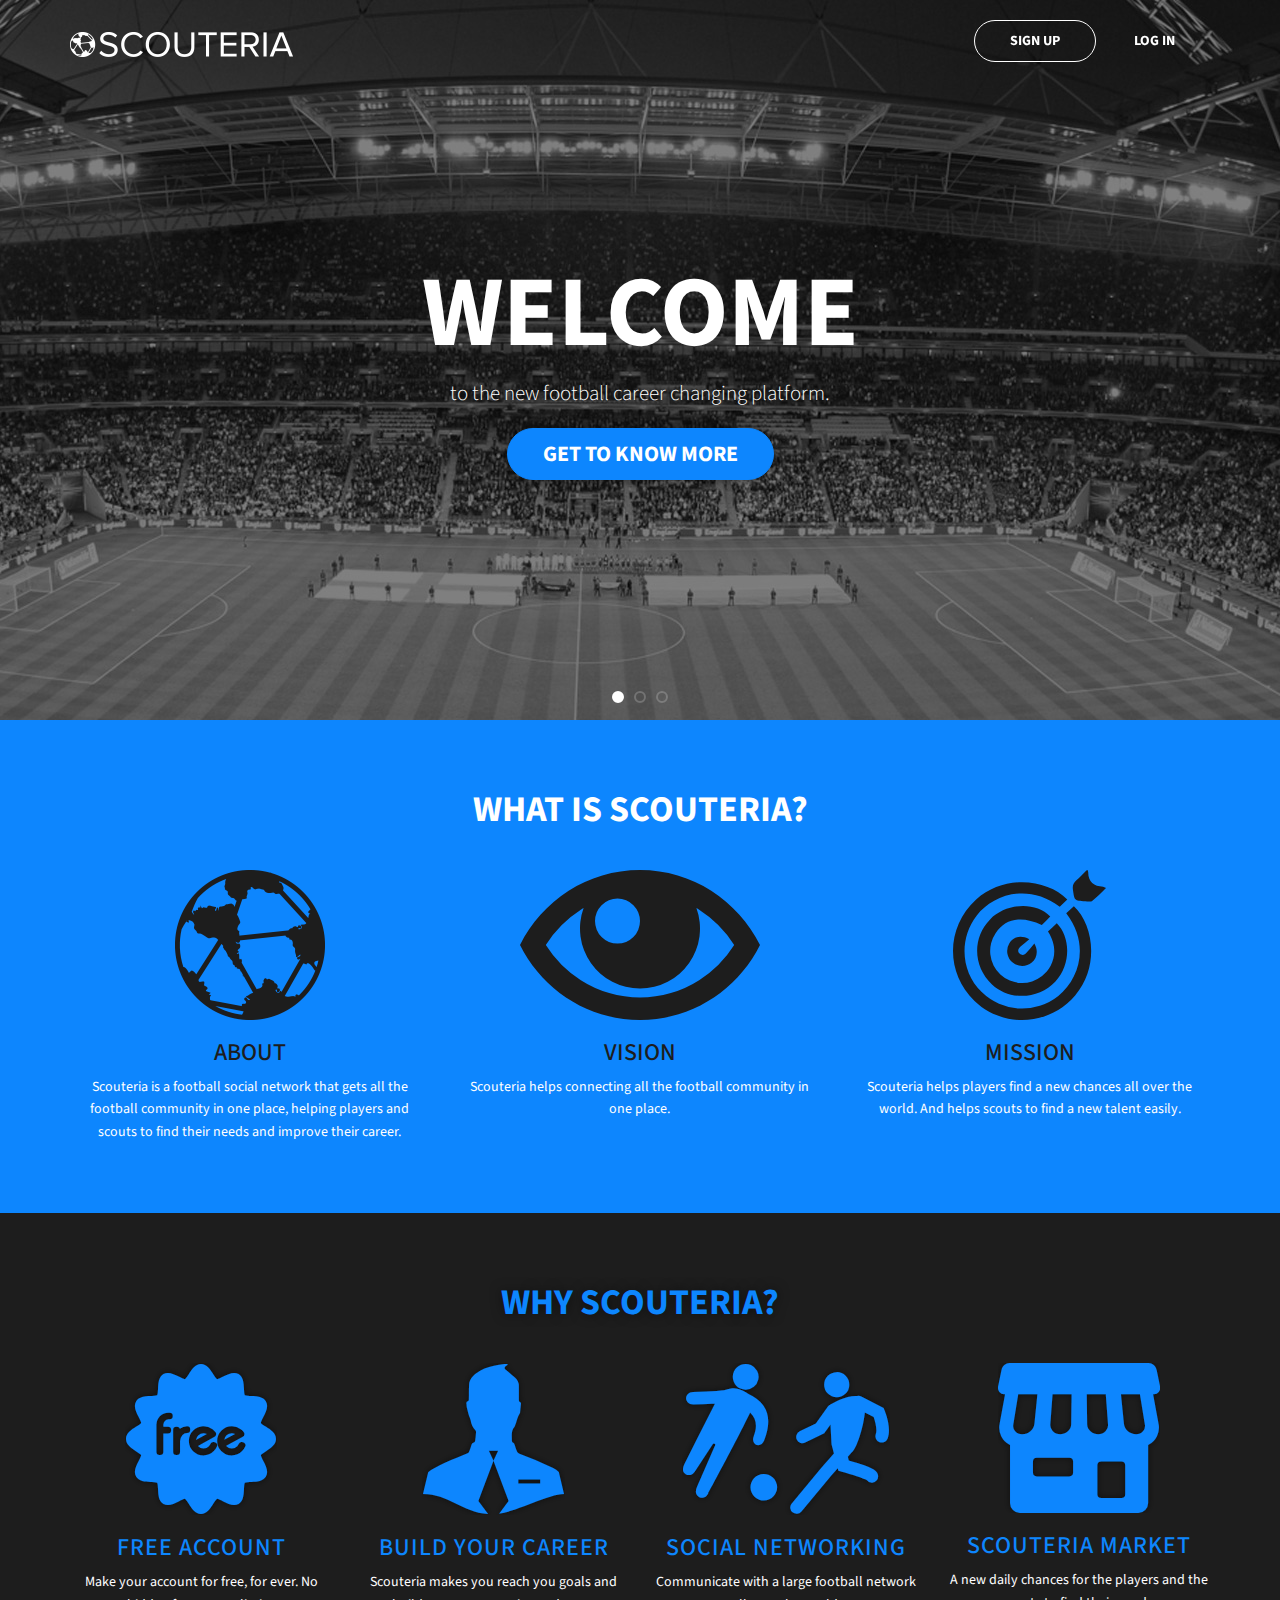
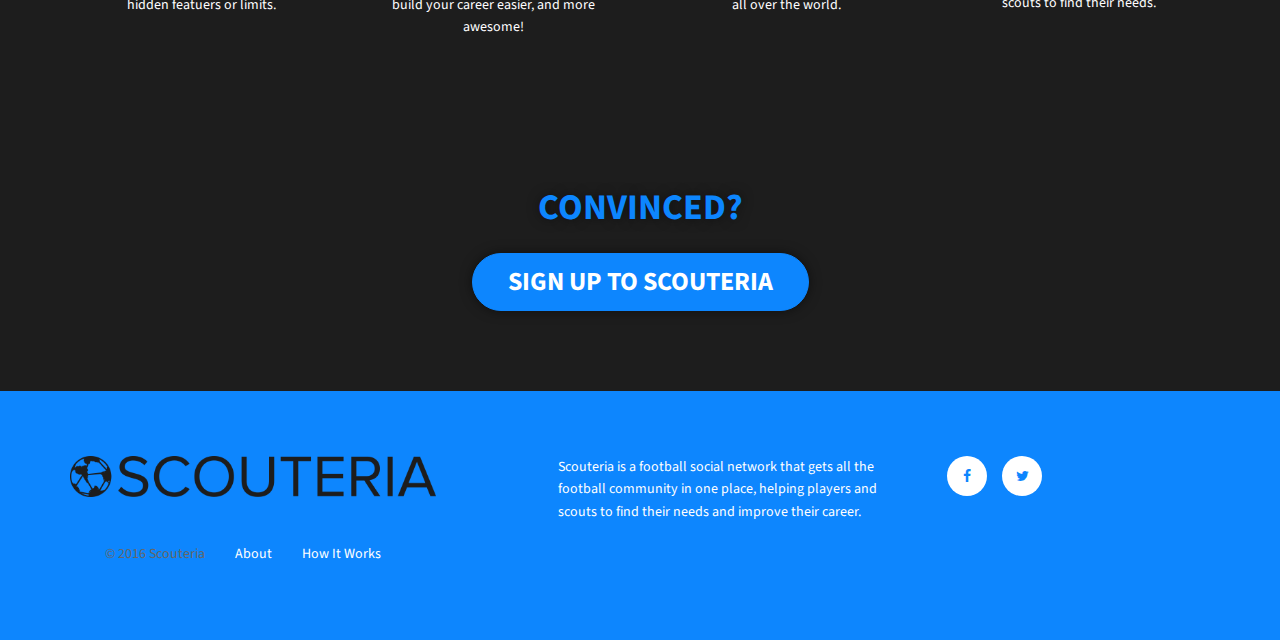
<file: index.html>
<!DOCTYPE html>
<html lang="en">
<head>
  <meta charset="UTF-8">
  <title>Scouteria</title>
  <meta http-equiv="X-UA-Compatible" content="IE=edge,chrome=1">
  <meta name="description" content="...">
  <meta name="keywords" content="...">
  <meta name="author" content="...">
  <meta name="contact" content="...">

  <meta property="og:title" content="..." />
  <meta property="og:url" content="..." />
  <meta property="og:type" content="website" />
  <meta property="og:image" content="..." />
  <meta property="og:description" content="..." />
  <meta property="og:site_name" content="Scouteria" />

  <meta name="viewport" content="width=device-width, initial-scale=1">

  <!-- /=/=/=/=/=/=/ Favicons /=/=/=/=/=/=/ -->

  <link rel="shortcut icon" href="favicon.ico">
  <link rel="apple-touch-icon" href="apple-touch-icon.png">
  <!-- Source Sans Pro -->
  <link href="https://fonts.googleapis.com/css?family=Source+Sans+Pro:400,700" rel="stylesheet">

  <link rel="stylesheet" href="assets/Swiper/css/swiper.min.css" media="screen" charset="utf-8">
  <link rel="stylesheet" href="./bower_components/font-awesome/css/font-awesome.min.css" media="screen" charset="utf-8">
  <!-- Main Style -->
  <link rel="stylesheet" href="css/main.css" media="screen" charset="utf-8">

</head>
<body>
  <div class="wrap" id="page">

    <!-- All Modals wrapper -->

    <div class="modal fade" id="signup-modal" tabindex="-1" role="dialog" aria-labelledby="myModalLabel">
      <div class="modal-dialog" role="document">
        <div class="modal-content">
          <div class="modal-title text-center">
            <h3 class="uppercase bold">New to scouteria</h3>
          </div>
          <div class="modal-content-wrapper">
            <div class="signup-social clearfix">
              <span class="uppercase">Scout With</span>
              <ul>
                <li><a href="#"><i class="fa fa-twitter"></i></a></li>
                <li><a href="#"><i class="fa fa-linkedin"></i></a></li>
                <li><a href="#"><i class="fa fa-facebook"></i></a></li>
                <li><a href="#"><i class="fa fa-google-plus"></a></i></li>
              </ul>
            </div>
            <div class="signup-sp"><p class="uppercase bold">or</p></div>
            <div class="signup-email">
              <form>
                <div class="form-group">
                  <label for="signup-name">Name</label>
                  <input type="name" class="form-control" id="signup-name">
                </div>
                <div class="form-group">
                  <label for="signup-email">Email address</label>
                  <input type="email" class="form-control" id="signup-email">
                </div>
                <div class="form-group">
                  <label for="signup-password">Password</label>
                  <input type="password" class="form-control" id="signup-password">
                </div>
                <div class="register-button text-center">
                  <button type="submit" class="btn btn-primary">register</button>
                </div>
                <div class="text-center uppercase"><p>
                  Already member? <a href="#" class="notmember-sign" class="close" data-dismiss="modal" aria-label="Close" role="button" data-toggle="modal" data-target="#signin-modal">Login</a>
                </p></div>
              </form>
            </div>
          </div>
        </div>
      </div>
    </div>


        <div class="modal fade" id="signin-modal" tabindex="-1" role="dialog" aria-labelledby="myModalLabel">
          <div class="modal-dialog" role="document">
            <div class="modal-content">
              <div class="modal-title text-center">
                <h3 class="uppercase bold">Sign In to scouteria</h3>
              </div>
              <div class="modal-content-wrapper">
                <div class="signup-social clearfix">
                  <span class="uppercase">Scout With</span>
                  <ul>
                    <li><a href="#"><i class="fa fa-twitter"></i></a></li>
                    <li><a href="#"><i class="fa fa-linkedin"></i></a></li>
                    <li><a href="#"><i class="fa fa-facebook"></i></a></li>
                    <li><a href="#"><i class="fa fa-google-plus"></a></i></li>
                  </ul>
                </div>
                <div class="signup-sp"><p class="uppercase bold">or</p></div>
                <div class="signup-email">
                  <form>
                    <div class="form-group">
                      <label for="signup-email">Email address</label>
                      <input type="email" class="form-control" id="signup-email">
                    </div>
                    <div class="form-group">
                      <label for="signup-password">Password</label>
                      <input type="password" class="form-control" id="signup-password">
                    </div>
                    <div class="register-button text-center">
                      <button type="submit" class="btn btn-primary">Sign In</button>
                    </div>
                    <div class="text-center uppercase"><p>
                      Not a member? <a href="#" class="notmember-sign" class="close" data-dismiss="modal" aria-label="Close" role="button" data-toggle="modal" data-target="#signup-modal">Sign Up</a>
                    </p></div>
                  </form>
                </div>
              </div>
            </div>
          </div>
        </div>



    <!-- End Modals wrapper -->

    <!-- Start Header -->

    <div id="header" class="header">
      <div class="container clearfix">
        <div class="logo white-logo logo-active">
          <a href="#"><img src="assets/imgs/logo-w.png" alt="Scouteria"/></a>
        </div>
        <div class="logo blue-logo">
          <a href="#"><img src="assets/imgs/blue-logo.png" alt="Scouteria"/></a>
        </div>
        <div class="account-area">
          <a class="btn btn-default" href="#" role="button" data-toggle="modal" data-target="#signup-modal">Sign up</a>
          <a class="btn btn-no-border" href="#" role="button" data-toggle="modal" data-target="#signin-modal">Log In</a>
        </div>
      </div>
    </div>

    <!-- End Header -->

    <!-- Start Slider -->

    <div class="main-slider">
        <!-- Additional required wrapper -->
        <div class="swiper-wrapper">
            <!-- Slides -->
            <div class="swiper-slide slide-1" style="background-image: url(assets/imgs/slide1.jpg)">
              <div class="slider-caption">
                <h1 class="gigantic bold uppercase">Welcome</h1>
                <p class="lead">to the new football career changing platform.</p>
                <a class="btn btn-primary big" href="#" role="button">Get To Know More</a>
              </div>
            </div>
            <div class="swiper-slide slide-2" style="background-image: url(assets/imgs/slide2.jpg)">
              <div class="slider-caption">
                <h1 class="gigantic bold uppercase">Player?</h1>
                <p class="lead">Connect with the largest football community in the world. find a new chances by searching for the last offers that can build your career.</p>
                <a class="btn btn-primary big" href="#" role="button">SIGN UP TO SCOUTERIA</a>
              </div>
            </div>
            <div class="swiper-slide slide-3" style="background-image: url(assets/imgs/slide3.jpg)">
              <div class="slider-caption">
                <h1 class="gigantic bold uppercase">Scout?</h1>
                <p class="lead">Connect with the largest football community in the world. find a new chances by searching for the last offers that can build your career.</p>
                <a class="btn btn-primary big" href="#" role="button">SIGN UP TO SCOUTERIA</a>
              </div>
            </div>
        </div>
        <!-- If we need pagination -->
        <div class="swiper-pagination"></div>
    </div>

    <!-- End Slider -->
 <section class="section-blue section_about">
      <div class="container">
        <h1 class="section-title-light uppercase bold text-center">
          What is scouteria?
        </h1>
        <div class="row">
          <div class="col-xs-12 col-sm-6 col-lg-4">
            <div class="about-box text-center">
              <div class="box-icon">
                <img src="assets/imgs/about-icon1.png" alt="">
              </div>
              <h3 class="uppercase">About</h3>
              <p>Scouteria is a football social network that gets all the football community in one place, helping players and scouts to find their needs and improve their career.</p>
            </div>
          </div>

          <div class="col-xs-12 col-sm-6 col-lg-4">
            <div class="about-box text-center">
              <div class="box-icon">
                <img src="assets/imgs/about-icon2.svg" alt="">
              </div>
              <h3 class="uppercase">Vision</h3>
              <p>Scouteria helps connecting all the football community in one place.</p>
            </div>
          </div>
          <div class="col-xs-12 col-sm-12 col-lg-4">
            <div class="about-box text-center">
              <div class="box-icon">
                <img src="assets/imgs/about-icon3.svg" alt="">
              </div>
              <h3 class="uppercase">Mission</h3>
              <p>Scouteria helps players find a new chances all over the world. And helps scouts to find a new talent easily.</p>
            </div>
          </div>
        </div>
      </div>
    </section>
    <section class="section-dark section_features">
      <div class="container">
        <h1 class="uppercase bold text-center section-title-dark">Why scouteria?</h1>
        <div class="row">

          <div class="col-xs-12 col-sm-6 col-lg-3">
            <div class="feature_box text-center">
              <div class="box-icon">
                <img src="assets/imgs/features-icon1.svg" alt="">
              </div>
              <div class="feature_box-title">
                <h3 class="uppercase">Free Account</h3>
              </div>
              <div class="feature_box-desc">
                <p>Make your account for free, for ever. No hidden featuers or limits.</p>
              </div>
            </div>
          </div>

          <div class="col-xs-12 col-sm-6 col-lg-3">
            <div class="feature_box text-center">
              <div class="box-icon">
                <img src="assets/imgs/features-icon2.svg" alt="">
              </div>
              <div class="feature_box-title">
                <h3 class="uppercase">Build Your Career</h3>
              </div>
              <div class="feature_box-desc">
                <p>Scouteria makes you reach you goals and build your career easier, and more awesome!</p>
              </div>
            </div>
          </div>

          <div class="col-xs-12 col-sm-6 col-lg-3">
            <div class="feature_box text-center">
              <div class="box-icon">
                <img src="assets/imgs/features-icon3.svg" alt="">
              </div>
              <div class="feature_box-title">
                <h3 class="uppercase">Social Networking</h3>
              </div>
              <div class="feature_box-desc">
                <p>Communicate with a large football network all over the world.</p>
              </div>
            </div>
          </div>


          <div class="col-xs-12 col-sm-6 col-lg-3">
            <div class="feature_box text-center">
              <div class="box-icon">
                <img src="assets/imgs/features-icon4.svg" alt="">
              </div>
              <div class="feature_box-title">
                <h3 class="uppercase">Scouteria market</h3>
              </div>
              <div class="feature_box-desc">
                <p>A new daily chances for the players and the scouts to find their needs.</p>
              </div>
            </div>
          </div>
        </div>
      </div>
    </section>

   


    <section class="call-to-action section-dark text-center">
      <div class="container">
        <h1 class="uppercase bold text-center section-title-dark">convinced?</h1>
        <a class="btn btn-primary bigger" href="#" role="button" data-toggle="modal" data-target="#signup-modal">SIGN UP TO SCOUTERIA</a>
      </div>
    </section>

    <footer>
      <div class="container">
        <div class="row clearfix">
          <div class="col-xs-12 col-md-5">
            <img src="assets/imgs/logo-dark.png" alt="" style="width:80%">
          </div>

          <div class="col-xs-12 col-md-4">
            <p>Scouteria is a football social network that gets all the football community in one place, helping players and scouts to find their needs and improve their career.</p>
          </div>
          <div class="col-xs-12 col-md-3">
            <ul class="footer-social-icons">
              <li><a href="#"><i class="fa fa-facebook" aria-hidden="true"></i></a></li>
              <li><a href="#"><i class="fa fa-twitter" aria-hidden="true"></i></a></li>
            </ul>
          </div>
        </div>
        <div class="row">
          <div class="col-xs-12 col-md-12 text-center ">
            <ul class="bottom-bar-footer clearfix">
              <li>© 2016 Scouteria</li>
              <li><a href="#">About</a></li>
              <li><a href="#">How It Works</a></li>
            </ul>
          </div>
        </div>
      </div>
    </footer>

  </div> <!-- End wrap -->





  <!-- jQuery -->
  <script src="https://ajax.googleapis.com/ajax/libs/jquery/3.1.1/jquery.min.js"></script>
  <!-- Bootstrap JS File -->
  <script type="text/javascript" src="assets/js/bootstrap.min.js"></script>
  <!-- Owl carousel -->
  <script type="text/javascript" src="assets/Swiper/js/swiper.jquery.min.js"></script>
  <!-- Functios -->
  <script type="text/javascript" src="assets/js/main.js"></script>
</body>
</html>
</file>
